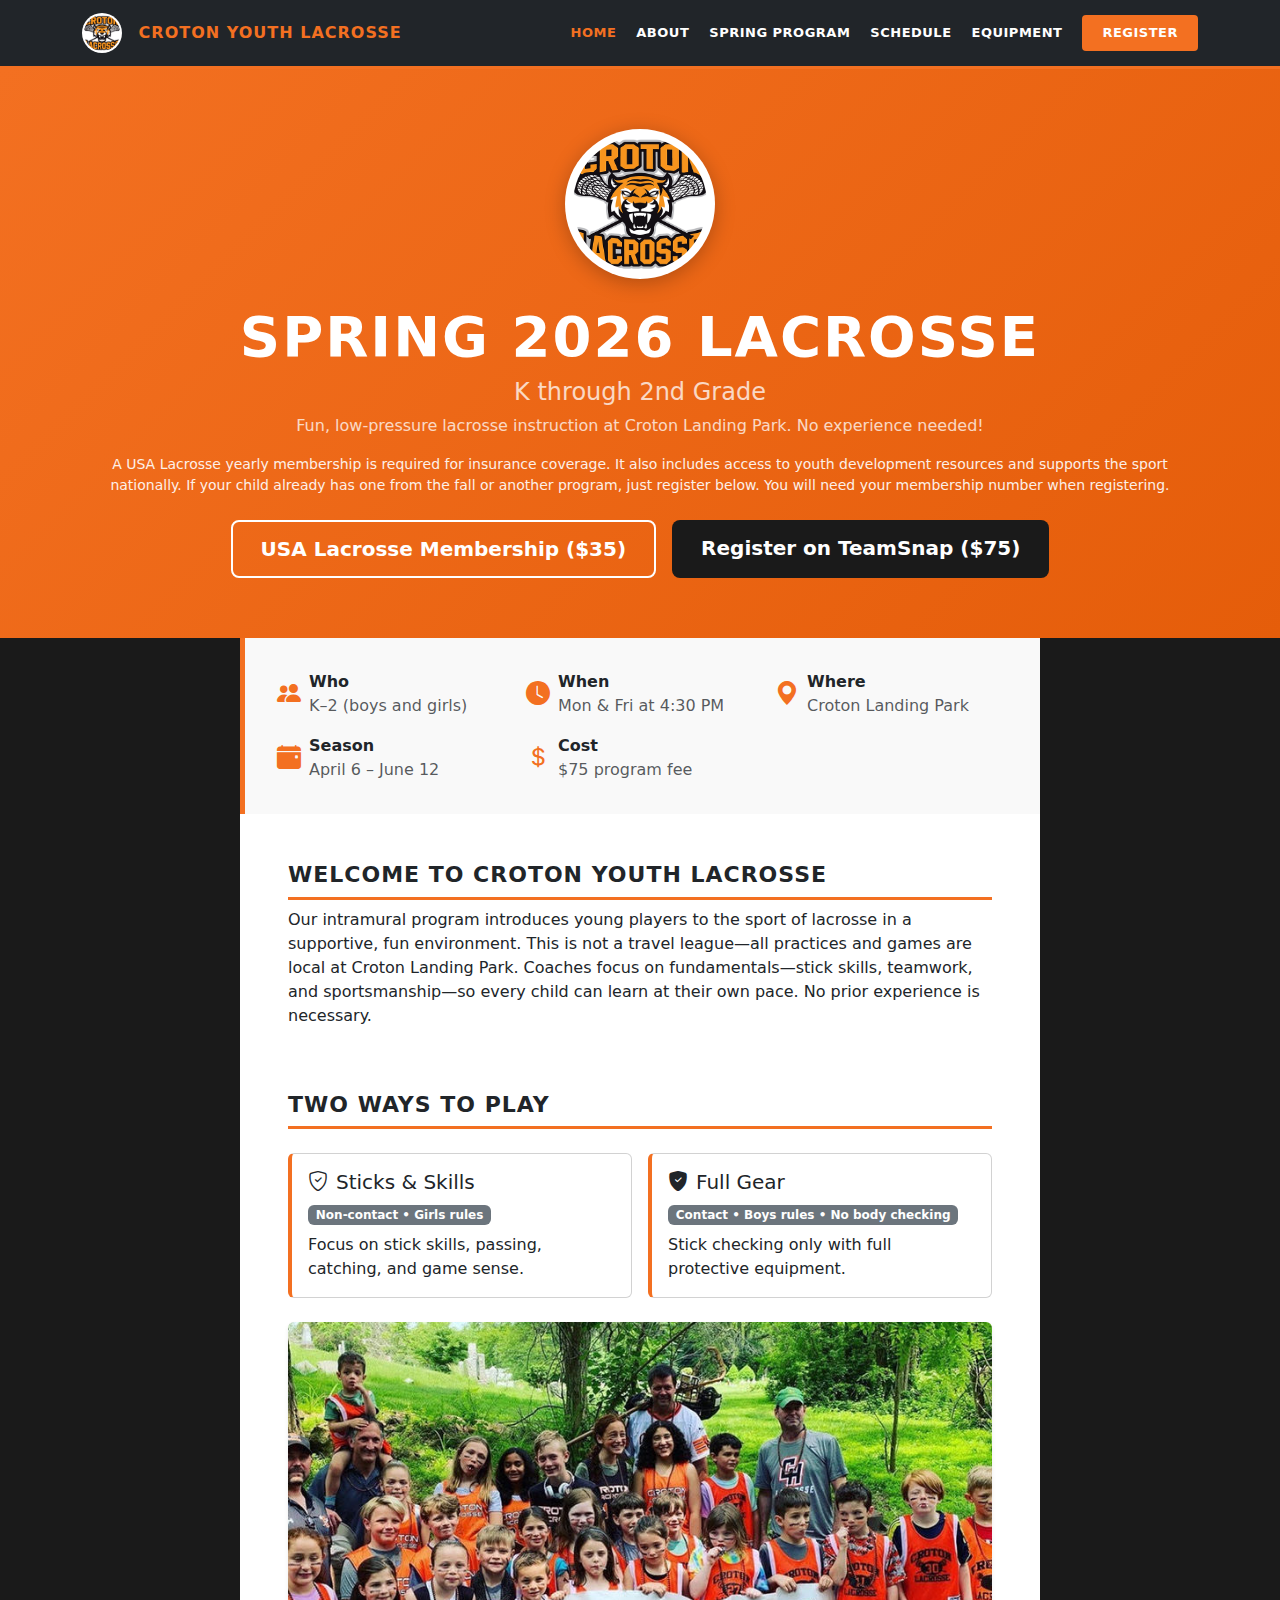
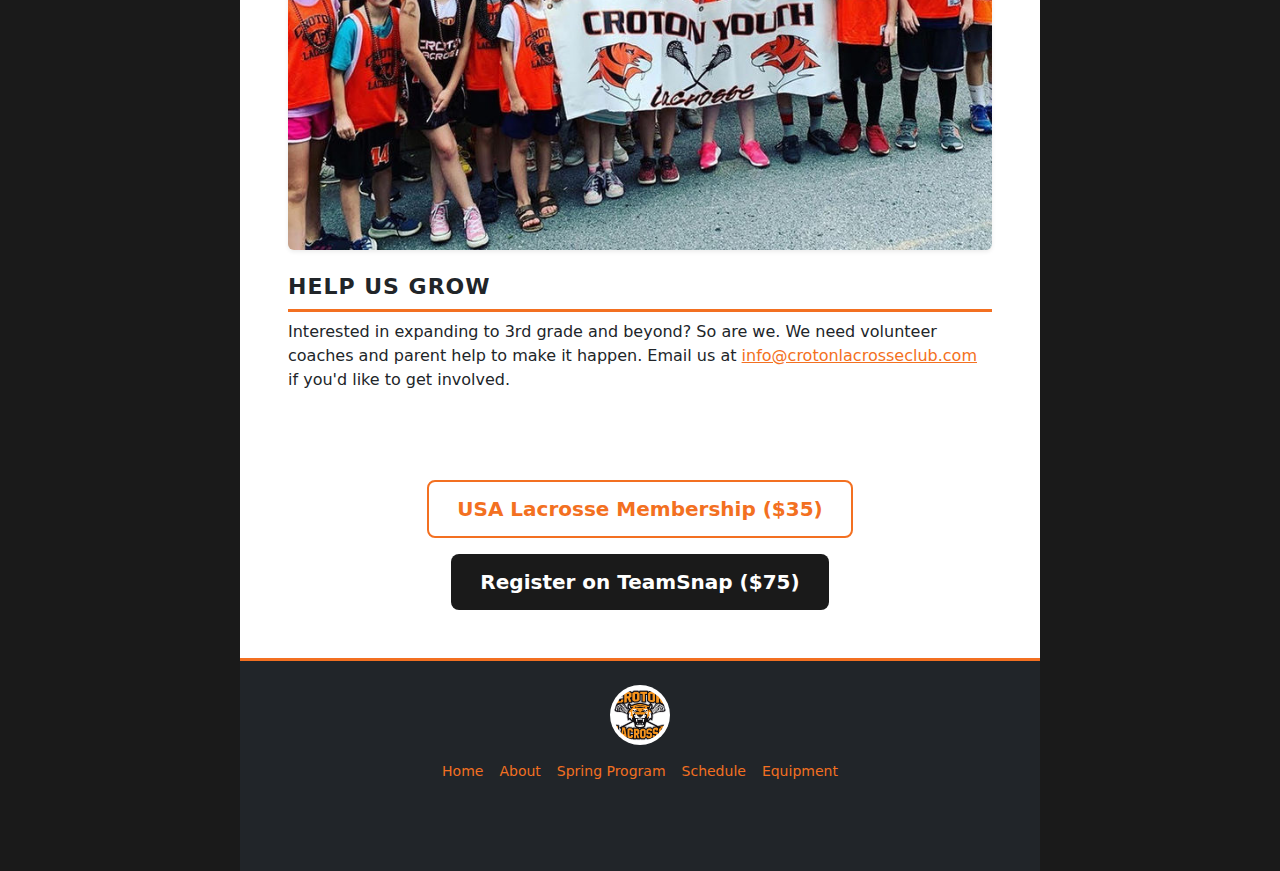
<file: index.html>
<!DOCTYPE html>
<html lang="en">
<head>
  <meta charset="UTF-8">
  <!-- Google tag (gtag.js) -->
  <script async src="https://www.googletagmanager.com/gtag/js?id=G-GP5K1G9ED7"></script>
  <script>
    window.dataLayer = window.dataLayer || [];
    function gtag(){dataLayer.push(arguments);}
    gtag('js', new Date());
    gtag('config', 'G-GP5K1G9ED7');
  </script>
  <meta name="viewport" content="width=device-width, initial-scale=1.0">
  <title>Croton Youth Lacrosse</title>
  <link href="https://cdn.jsdelivr.net/npm/bootstrap@5.3.3/dist/css/bootstrap.min.css" rel="stylesheet">
  <link href="https://cdn.jsdelivr.net/npm/bootstrap-icons@1.11.3/font/bootstrap-icons.min.css" rel="stylesheet">
  <link rel="stylesheet" href="style.css">
</head>
<body>

<nav class="navbar navbar-expand-lg navbar-dark bg-dark sticky-top">
  <div class="container">
    <a class="navbar-brand" href="index.html">
      <img src="images/cyl-logo.png" alt="Logo">
      Croton Youth Lacrosse
    </a>
    <button class="navbar-toggler" data-bs-toggle="collapse" data-bs-target="#navContent">
      <span class="navbar-toggler-icon"></span>
    </button>
    <div class="collapse navbar-collapse" id="navContent">
      <ul class="navbar-nav ms-auto align-items-center gap-1">
        <li class="nav-item"><a class="nav-link active" href="index.html">Home</a></li>
        <li class="nav-item"><a class="nav-link" href="about.html">About</a></li>
        <li class="nav-item"><a class="nav-link" href="spring.html">Spring Program</a></li>
        <li class="nav-item"><a class="nav-link" href="schedule.html">Schedule</a></li>
        <li class="nav-item"><a class="nav-link" href="equipment.html">Equipment</a></li>
        <li class="nav-item ms-lg-2"><a class="nav-link btn-register" href="https://go.teamsnap.com/forms/514873" target="_blank">Register</a></li>
      </ul>
    </div>
  </div>
</nav>

<header class="hero text-white text-center">
  <div class="container">
    <img src="images/cyl-logo.png" alt="Croton Lacrosse" class="hero-logo mb-4">
    <h1 class="display-4 fw-bold text-uppercase mb-1" style="letter-spacing:2px;">Spring 2026 Lacrosse</h1>
    <p class="fs-4 fw-light mb-1 opacity-75">K through 2nd Grade</p>
    <p class="fs-6 mb-3 opacity-75">Fun, low-pressure lacrosse instruction at Croton Landing Park. No experience needed!</p>
    <p class="hero-steps mb-4">A USA Lacrosse yearly membership is required for insurance coverage. It also includes access to youth development resources and supports the sport nationally. If your child already has one from the fall or another program, just register below. You will need your membership number when registering.</p>
    <div class="d-flex gap-3 justify-content-center flex-wrap">
      <a href="https://www.usalacrosse.com/membership" target="_blank" class="btn btn-cyl-outline btn-lg">USA Lacrosse Membership ($35)</a>
      <a href="https://go.teamsnap.com/forms/514873" target="_blank" class="btn btn-cyl btn-lg">Register on TeamSnap ($75)</a>
    </div>
  </div>
</header>

<main class="bg-white content-wrap">
  <div class="row g-0 p-4" style="border-left: 5px solid var(--cyl-orange); background: #f9f9f9;">
    <div class="col-6 col-md-4 p-2">
      <div class="d-flex align-items-center gap-2">
        <i class="bi bi-people-fill summary-icon"></i>
        <div><strong>Who</strong><br><span class="text-muted">K&ndash;2 (boys and girls)</span></div>
      </div>
    </div>
    <div class="col-6 col-md-4 p-2">
      <div class="d-flex align-items-center gap-2">
        <i class="bi bi-clock-fill summary-icon"></i>
        <div><strong>When</strong><br><span class="text-muted">Mon &amp; Fri at 4:30 PM</span></div>
      </div>
    </div>
    <div class="col-6 col-md-4 p-2">
      <div class="d-flex align-items-center gap-2">
        <i class="bi bi-geo-alt-fill summary-icon"></i>
        <div><strong>Where</strong><br><span class="text-muted">Croton Landing Park</span></div>
      </div>
    </div>
    <div class="col-6 col-md-4 p-2">
      <div class="d-flex align-items-center gap-2">
        <i class="bi bi-calendar-event-fill summary-icon"></i>
        <div><strong>Season</strong><br><span class="text-muted">April 6 &ndash; June 12</span></div>
      </div>
    </div>
    <div class="col-6 col-md-4 p-2">
      <div class="d-flex align-items-center gap-2">
        <i class="bi bi-currency-dollar summary-icon"></i>
        <div><strong>Cost</strong><br><span class="text-muted">$75 program fee</span></div>
      </div>
    </div>
  </div>

  <section class="p-4 p-md-5">
    <h2>Welcome to Croton Youth Lacrosse</h2>
    <p>Our intramural program introduces young players to the sport of lacrosse in a supportive, fun environment. This is not a travel league&mdash;all practices and games are local at Croton Landing Park. Coaches focus on fundamentals&mdash;stick skills, teamwork, and sportsmanship&mdash;so every child can learn at their own pace. No prior experience is necessary.</p>
  </section>

  <section class="px-4 px-md-5 pb-4">
    <h2>Two Ways to Play</h2>
    <div class="row g-3 mt-2">
      <div class="col-md-6">
        <div class="card info-card h-100">
          <div class="card-body">
            <h3 class="card-title h5"><i class="bi bi-shield-check me-2"></i>Sticks &amp; Skills</h3>
            <span class="badge bg-secondary mb-2">Non-contact &bull; Girls rules</span>
            <p class="card-text">Focus on stick skills, passing, catching, and game sense.</p>
          </div>
        </div>
      </div>
      <div class="col-md-6">
        <div class="card info-card h-100">
          <div class="card-body">
            <h3 class="card-title h5"><i class="bi bi-shield-fill-check me-2"></i>Full Gear</h3>
            <span class="badge bg-secondary mb-2">Contact &bull; Boys rules &bull; No body checking</span>
            <p class="card-text">Stick checking only with full protective equipment.</p>
          </div>
        </div>
      </div>
    </div>
  </section>

  <section class="px-4 px-md-5 pb-4">
    <img src="images/team-photo.jpg" alt="Croton Youth Lacrosse team" class="img-fluid rounded shadow-sm">
  </section>

  <section class="px-4 px-md-5 pb-4">
    <h2>Help Us Grow</h2>
    <p>Interested in expanding to 3rd grade and beyond? So are we. We need volunteer coaches and parent help to make it happen. Email us at <a href="mailto:info@crotonlacrosseclub.com">info@crotonlacrosseclub.com</a> if you'd like to get involved.</p>
  </section>

  <section class="text-center p-4 p-md-5">
    <div class="d-flex gap-3 justify-content-center flex-wrap">
      <a href="https://www.usalacrosse.com/membership" target="_blank" class="btn btn-cyl-outline-dark btn-lg">USA Lacrosse Membership ($35)</a>
      <a href="https://go.teamsnap.com/forms/514873" target="_blank" class="btn btn-cyl btn-lg">Register on TeamSnap ($75)</a>
    </div>
  </section>
</main>

<footer class="footer bg-dark text-center py-4 content-wrap">
  <div class="container">
    <img src="images/cyl-logo.png" alt="Logo" class="footer-logo mb-3">
    <div class="d-flex justify-content-center gap-3 mb-3">
      <a href="index.html" class="small">Home</a>
      <a href="about.html" class="small">About</a>
      <a href="spring.html" class="small">Spring Program</a>
      <a href="schedule.html" class="small">Schedule</a>
      <a href="equipment.html" class="small">Equipment</a>
    </div>
    <p class="text-muted small mb-1">&copy; 2026 Croton Youth Lacrosse</p>
    <a href="mailto:info@crotonlacrosseclub.com" class="text-muted small"><i class="bi bi-envelope me-1"></i>info@crotonlacrosseclub.com</a>
  </div>
</footer>

<script src="https://cdn.jsdelivr.net/npm/bootstrap@5.3.3/dist/js/bootstrap.bundle.min.js"></script>
</body>
</html>
</file>
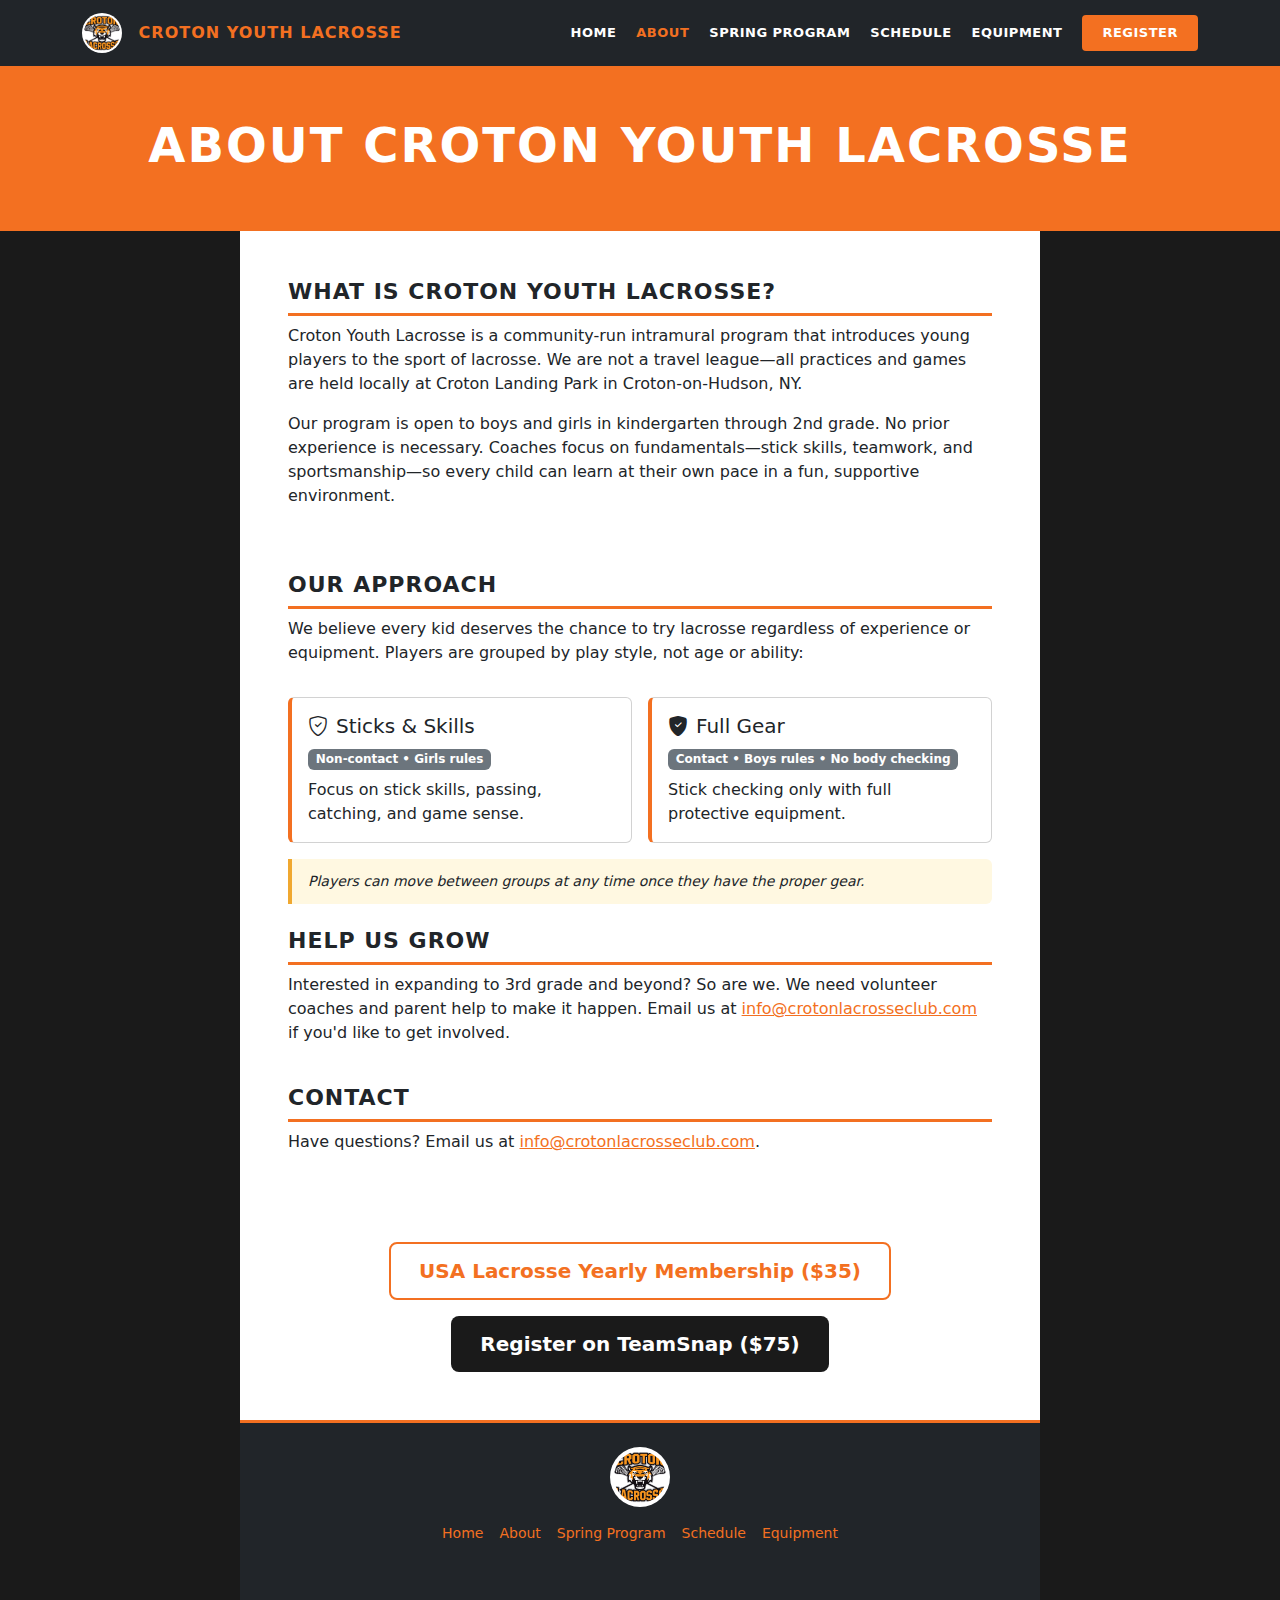
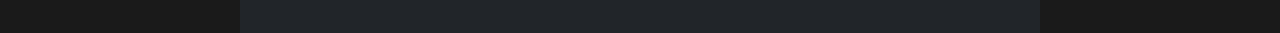
<file: about.html>
<!DOCTYPE html>
<html lang="en">
<head>
  <meta charset="UTF-8">
  <!-- Google tag (gtag.js) -->
  <script async src="https://www.googletagmanager.com/gtag/js?id=G-GP5K1G9ED7"></script>
  <script>
    window.dataLayer = window.dataLayer || [];
    function gtag(){dataLayer.push(arguments);}
    gtag('js', new Date());
    gtag('config', 'G-GP5K1G9ED7');
  </script>
  <meta name="viewport" content="width=device-width, initial-scale=1.0">
  <title>About &mdash; Croton Youth Lacrosse</title>
  <link href="https://cdn.jsdelivr.net/npm/bootstrap@5.3.3/dist/css/bootstrap.min.css" rel="stylesheet">
  <link href="https://cdn.jsdelivr.net/npm/bootstrap-icons@1.11.3/font/bootstrap-icons.min.css" rel="stylesheet">
  <link rel="stylesheet" href="style.css">
</head>
<body>

<nav class="navbar navbar-expand-lg navbar-dark bg-dark sticky-top">
  <div class="container">
    <a class="navbar-brand" href="index.html">
      <img src="images/cyl-logo.png" alt="Logo">
      Croton Youth Lacrosse
    </a>
    <button class="navbar-toggler" data-bs-toggle="collapse" data-bs-target="#navContent">
      <span class="navbar-toggler-icon"></span>
    </button>
    <div class="collapse navbar-collapse" id="navContent">
      <ul class="navbar-nav ms-auto align-items-center gap-1">
        <li class="nav-item"><a class="nav-link" href="index.html">Home</a></li>
        <li class="nav-item"><a class="nav-link active" href="about.html">About</a></li>
        <li class="nav-item"><a class="nav-link" href="spring.html">Spring Program</a></li>
        <li class="nav-item"><a class="nav-link" href="schedule.html">Schedule</a></li>
        <li class="nav-item"><a class="nav-link" href="equipment.html">Equipment</a></li>
        <li class="nav-item ms-lg-2"><a class="nav-link btn-register" href="https://go.teamsnap.com/forms/514873" target="_blank">Register</a></li>
      </ul>
    </div>
  </div>
</nav>

<header class="page-hero text-white text-center">
  <div class="container">
    <h1 class="display-5">About Croton Youth Lacrosse</h1>
  </div>
</header>

<main class="bg-white content-wrap">
  <section class="p-4 p-md-5">
    <h2>What Is Croton Youth Lacrosse?</h2>
    <p>Croton Youth Lacrosse is a community-run intramural program that introduces young players to the sport of lacrosse. We are not a travel league&mdash;all practices and games are held locally at Croton Landing Park in Croton-on-Hudson, NY.</p>
    <p>Our program is open to boys and girls in kindergarten through 2nd grade. No prior experience is necessary. Coaches focus on fundamentals&mdash;stick skills, teamwork, and sportsmanship&mdash;so every child can learn at their own pace in a fun, supportive environment.</p>
  </section>

  <section class="px-4 px-md-5 pb-4">
    <h2>Our Approach</h2>
    <p>We believe every kid deserves the chance to try lacrosse regardless of experience or equipment. Players are grouped by play style, not age or ability:</p>
    <div class="row g-3 mt-2">
      <div class="col-md-6">
        <div class="card info-card h-100">
          <div class="card-body">
            <h3 class="card-title h5"><i class="bi bi-shield-check me-2"></i>Sticks &amp; Skills</h3>
            <span class="badge bg-secondary mb-2">Non-contact &bull; Girls rules</span>
            <p class="card-text">Focus on stick skills, passing, catching, and game sense.</p>
          </div>
        </div>
      </div>
      <div class="col-md-6">
        <div class="card info-card h-100">
          <div class="card-body">
            <h3 class="card-title h5"><i class="bi bi-shield-fill-check me-2"></i>Full Gear</h3>
            <span class="badge bg-secondary mb-2">Contact &bull; Boys rules &bull; No body checking</span>
            <p class="card-text">Stick checking only with full protective equipment.</p>
          </div>
        </div>
      </div>
    </div>
    <div class="note-box mt-3">Players can move between groups at any time once they have the proper gear.</div>
  </section>

  <section class="px-4 px-md-5 pb-4">
    <h2>Help Us Grow</h2>
    <p>Interested in expanding to 3rd grade and beyond? So are we. We need volunteer coaches and parent help to make it happen. Email us at <a href="mailto:info@crotonlacrosseclub.com">info@crotonlacrosseclub.com</a> if you'd like to get involved.</p>
  </section>

  <section class="px-4 px-md-5 pb-4">
    <h2>Contact</h2>
    <p>Have questions? Email us at <a href="mailto:info@crotonlacrosseclub.com">info@crotonlacrosseclub.com</a>.</p>
  </section>

  <section class="text-center p-4 p-md-5">
    <div class="d-flex gap-3 justify-content-center flex-wrap">
      <a href="https://www.usalacrosse.com/membership" target="_blank" class="btn btn-cyl-outline-dark btn-lg">USA Lacrosse Yearly Membership ($35)</a>
      <a href="https://go.teamsnap.com/forms/514873" target="_blank" class="btn btn-cyl btn-lg">Register on TeamSnap ($75)</a>
    </div>
  </section>
</main>

<footer class="footer bg-dark text-center py-4 content-wrap">
  <div class="container">
    <img src="images/cyl-logo.png" alt="Logo" class="footer-logo mb-3">
    <div class="d-flex justify-content-center gap-3 mb-3">
      <a href="index.html" class="small">Home</a>
      <a href="about.html" class="small">About</a>
      <a href="spring.html" class="small">Spring Program</a>
      <a href="schedule.html" class="small">Schedule</a>
      <a href="equipment.html" class="small">Equipment</a>
    </div>
    <p class="text-muted small mb-1">&copy; 2026 Croton Youth Lacrosse</p>
    <a href="mailto:info@crotonlacrosseclub.com" class="text-muted small"><i class="bi bi-envelope me-1"></i>info@crotonlacrosseclub.com</a>
  </div>
</footer>

<script src="https://cdn.jsdelivr.net/npm/bootstrap@5.3.3/dist/js/bootstrap.bundle.min.js"></script>
</body>
</html>
</file>
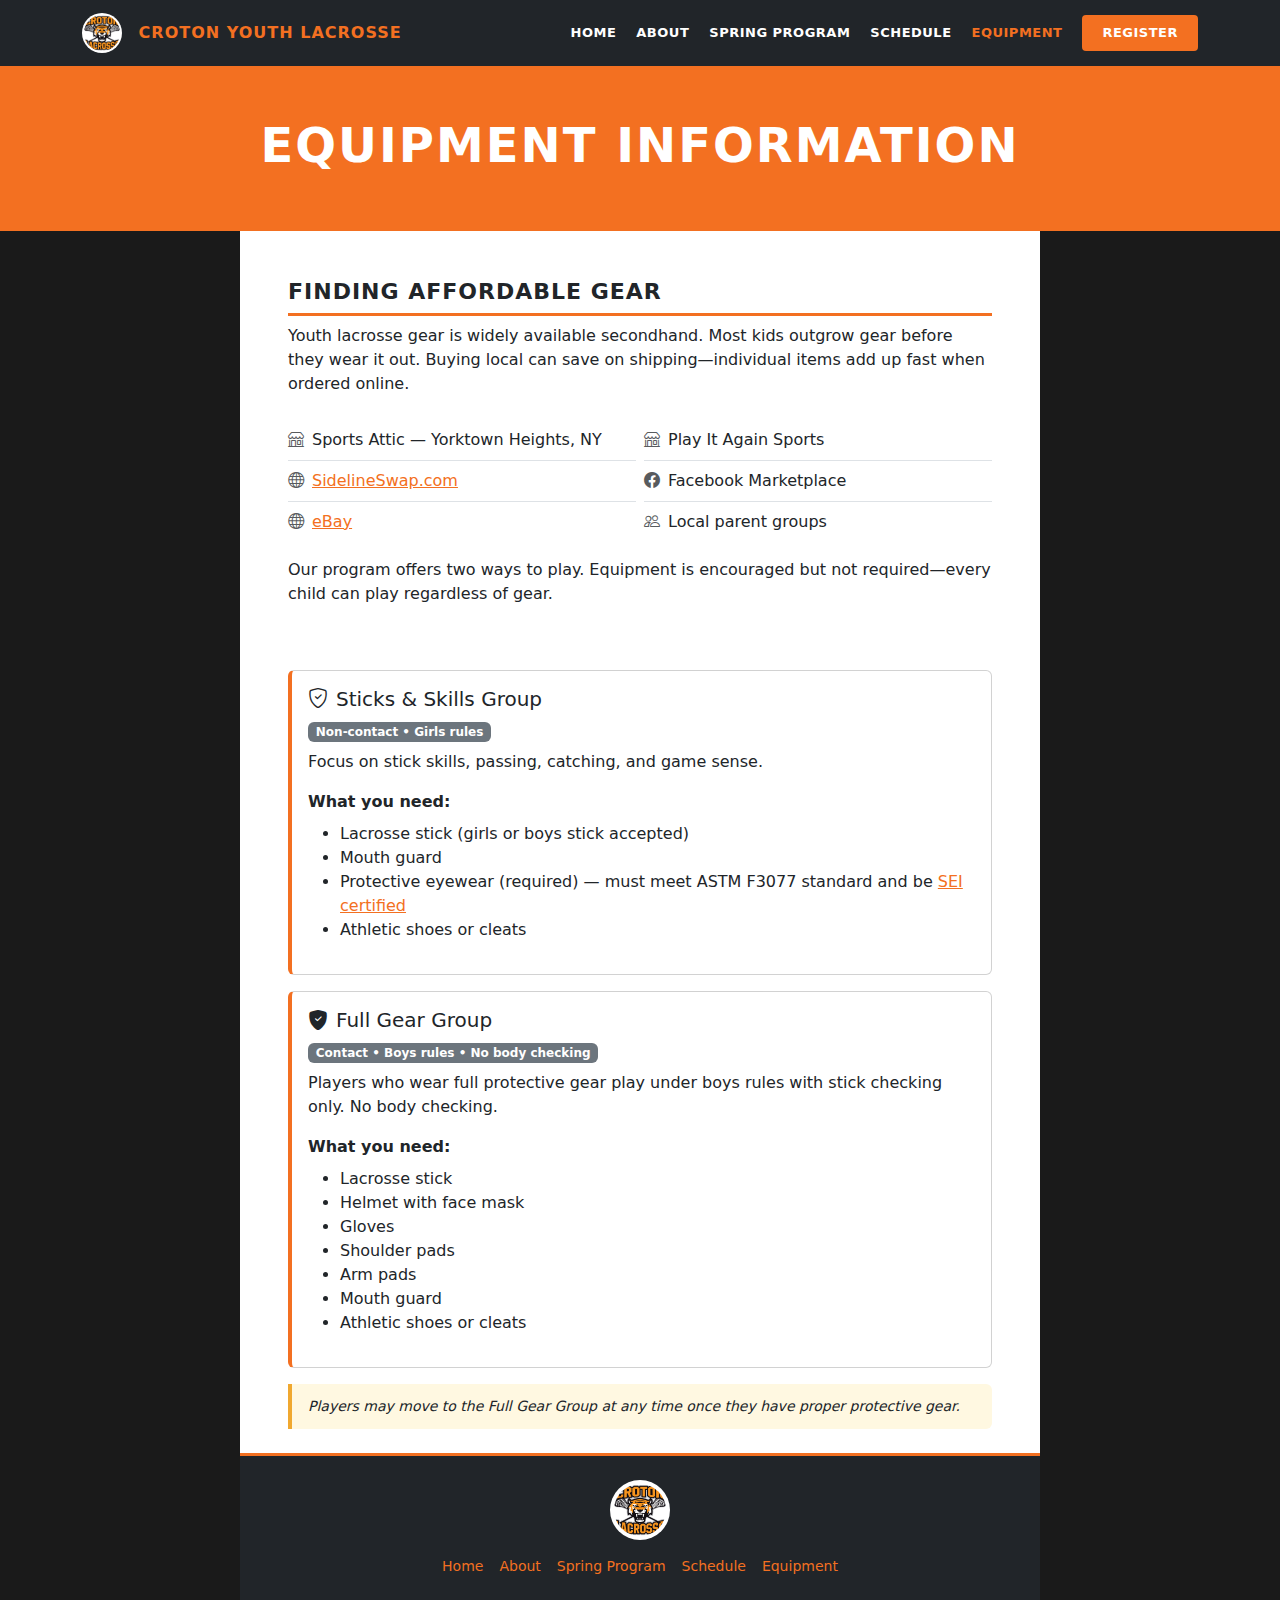
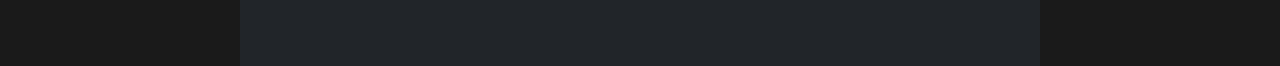
<file: equipment.html>
<!DOCTYPE html>
<html lang="en">
<head>
  <meta charset="UTF-8">
  <!-- Google tag (gtag.js) -->
  <script async src="https://www.googletagmanager.com/gtag/js?id=G-GP5K1G9ED7"></script>
  <script>
    window.dataLayer = window.dataLayer || [];
    function gtag(){dataLayer.push(arguments);}
    gtag('js', new Date());
    gtag('config', 'G-GP5K1G9ED7');
  </script>
  <meta name="viewport" content="width=device-width, initial-scale=1.0">
  <title>Equipment &mdash; Croton Youth Lacrosse</title>
  <link href="https://cdn.jsdelivr.net/npm/bootstrap@5.3.3/dist/css/bootstrap.min.css" rel="stylesheet">
  <link href="https://cdn.jsdelivr.net/npm/bootstrap-icons@1.11.3/font/bootstrap-icons.min.css" rel="stylesheet">
  <link rel="stylesheet" href="style.css">
</head>
<body>

<nav class="navbar navbar-expand-lg navbar-dark bg-dark sticky-top">
  <div class="container">
    <a class="navbar-brand" href="index.html">
      <img src="images/cyl-logo.png" alt="Logo">
      Croton Youth Lacrosse
    </a>
    <button class="navbar-toggler" data-bs-toggle="collapse" data-bs-target="#navContent">
      <span class="navbar-toggler-icon"></span>
    </button>
    <div class="collapse navbar-collapse" id="navContent">
      <ul class="navbar-nav ms-auto align-items-center gap-1">
        <li class="nav-item"><a class="nav-link" href="index.html">Home</a></li>
        <li class="nav-item"><a class="nav-link" href="about.html">About</a></li>
        <li class="nav-item"><a class="nav-link" href="spring.html">Spring Program</a></li>
        <li class="nav-item"><a class="nav-link" href="schedule.html">Schedule</a></li>
        <li class="nav-item"><a class="nav-link active" href="equipment.html">Equipment</a></li>
        <li class="nav-item ms-lg-2"><a class="nav-link btn-register" href="https://go.teamsnap.com/forms/514873" target="_blank">Register</a></li>
      </ul>
    </div>
  </div>
</nav>

<header class="page-hero text-white text-center">
  <div class="container">
    <h1 class="display-5">Equipment Information</h1>
  </div>
</header>

<main class="bg-white content-wrap">
  <section class="p-4 p-md-5 pb-2">
    <h2>Finding Affordable Gear</h2>
    <p>Youth lacrosse gear is widely available secondhand. Most kids outgrow gear before they wear it out. Buying local can save on shipping&mdash;individual items add up fast when ordered online.</p>
    <div class="row g-2 mt-1 mb-3">
      <div class="col-md-6">
        <ul class="list-group list-group-flush">
          <li class="list-group-item px-0 py-2"><i class="bi bi-shop me-2 text-muted"></i>Sports Attic &mdash; Yorktown Heights, NY</li>
          <li class="list-group-item px-0 py-2"><i class="bi bi-globe me-2 text-muted"></i><a href="https://sidelineswap.com/shop/lacrosse" target="_blank">SidelineSwap.com</a></li>
          <li class="list-group-item px-0 py-2"><i class="bi bi-globe me-2 text-muted"></i><a href="https://www.ebay.com" target="_blank">eBay</a></li>
        </ul>
      </div>
      <div class="col-md-6">
        <ul class="list-group list-group-flush">
          <li class="list-group-item px-0 py-2"><i class="bi bi-shop me-2 text-muted"></i>Play It Again Sports</li>
          <li class="list-group-item px-0 py-2"><i class="bi bi-facebook me-2 text-muted"></i>Facebook Marketplace</li>
          <li class="list-group-item px-0 py-2"><i class="bi bi-people me-2 text-muted"></i>Local parent groups</li>
        </ul>
      </div>
    </div>
    <p>Our program offers two ways to play. Equipment is encouraged but not required&mdash;every child can play regardless of gear.</p>
  </section>

  <section class="px-4 px-md-5 pb-4">
    <div class="card info-card mb-3">
      <div class="card-body">
        <h3 class="card-title h5"><i class="bi bi-shield-check me-2"></i>Sticks &amp; Skills Group</h3>
        <span class="badge bg-secondary mb-2">Non-contact &bull; Girls rules</span>
        <p>Focus on stick skills, passing, catching, and game sense.</p>
        <p class="fw-bold mb-2">What you need:</p>
        <ul>
          <li>Lacrosse stick (girls or boys stick accepted)</li>
          <li>Mouth guard</li>
          <li>Protective eyewear (required) &mdash; must meet ASTM F3077 standard and be <a href="https://www.seinet.org" target="_blank">SEI certified</a></li>
          <li>Athletic shoes or cleats</li>
        </ul>
      </div>
    </div>

    <div class="card info-card mb-3">
      <div class="card-body">
        <h3 class="card-title h5"><i class="bi bi-shield-fill-check me-2"></i>Full Gear Group</h3>
        <span class="badge bg-secondary mb-2">Contact &bull; Boys rules &bull; No body checking</span>
        <p>Players who wear full protective gear play under boys rules with stick checking only. No body checking.</p>
        <p class="fw-bold mb-2">What you need:</p>
        <ul>
          <li>Lacrosse stick</li>
          <li>Helmet with face mask</li>
          <li>Gloves</li>
          <li>Shoulder pads</li>
          <li>Arm pads</li>
          <li>Mouth guard</li>
          <li>Athletic shoes or cleats</li>
        </ul>
      </div>
    </div>

    <div class="note-box">Players may move to the Full Gear Group at any time once they have proper protective gear.</div>
  </section>
</main>

<footer class="footer bg-dark text-center py-4 content-wrap">
  <div class="container">
    <img src="images/cyl-logo.png" alt="Logo" class="footer-logo mb-3">
    <div class="d-flex justify-content-center gap-3 mb-3">
      <a href="index.html" class="small">Home</a>
      <a href="about.html" class="small">About</a>
      <a href="spring.html" class="small">Spring Program</a>
      <a href="schedule.html" class="small">Schedule</a>
      <a href="equipment.html" class="small">Equipment</a>
    </div>
    <p class="text-muted small mb-1">&copy; 2026 Croton Youth Lacrosse</p>
    <a href="mailto:info@crotonlacrosseclub.com" class="text-muted small"><i class="bi bi-envelope me-1"></i>info@crotonlacrosseclub.com</a>
  </div>
</footer>

<script src="https://cdn.jsdelivr.net/npm/bootstrap@5.3.3/dist/js/bootstrap.bundle.min.js"></script>
</body>
</html>
</file>
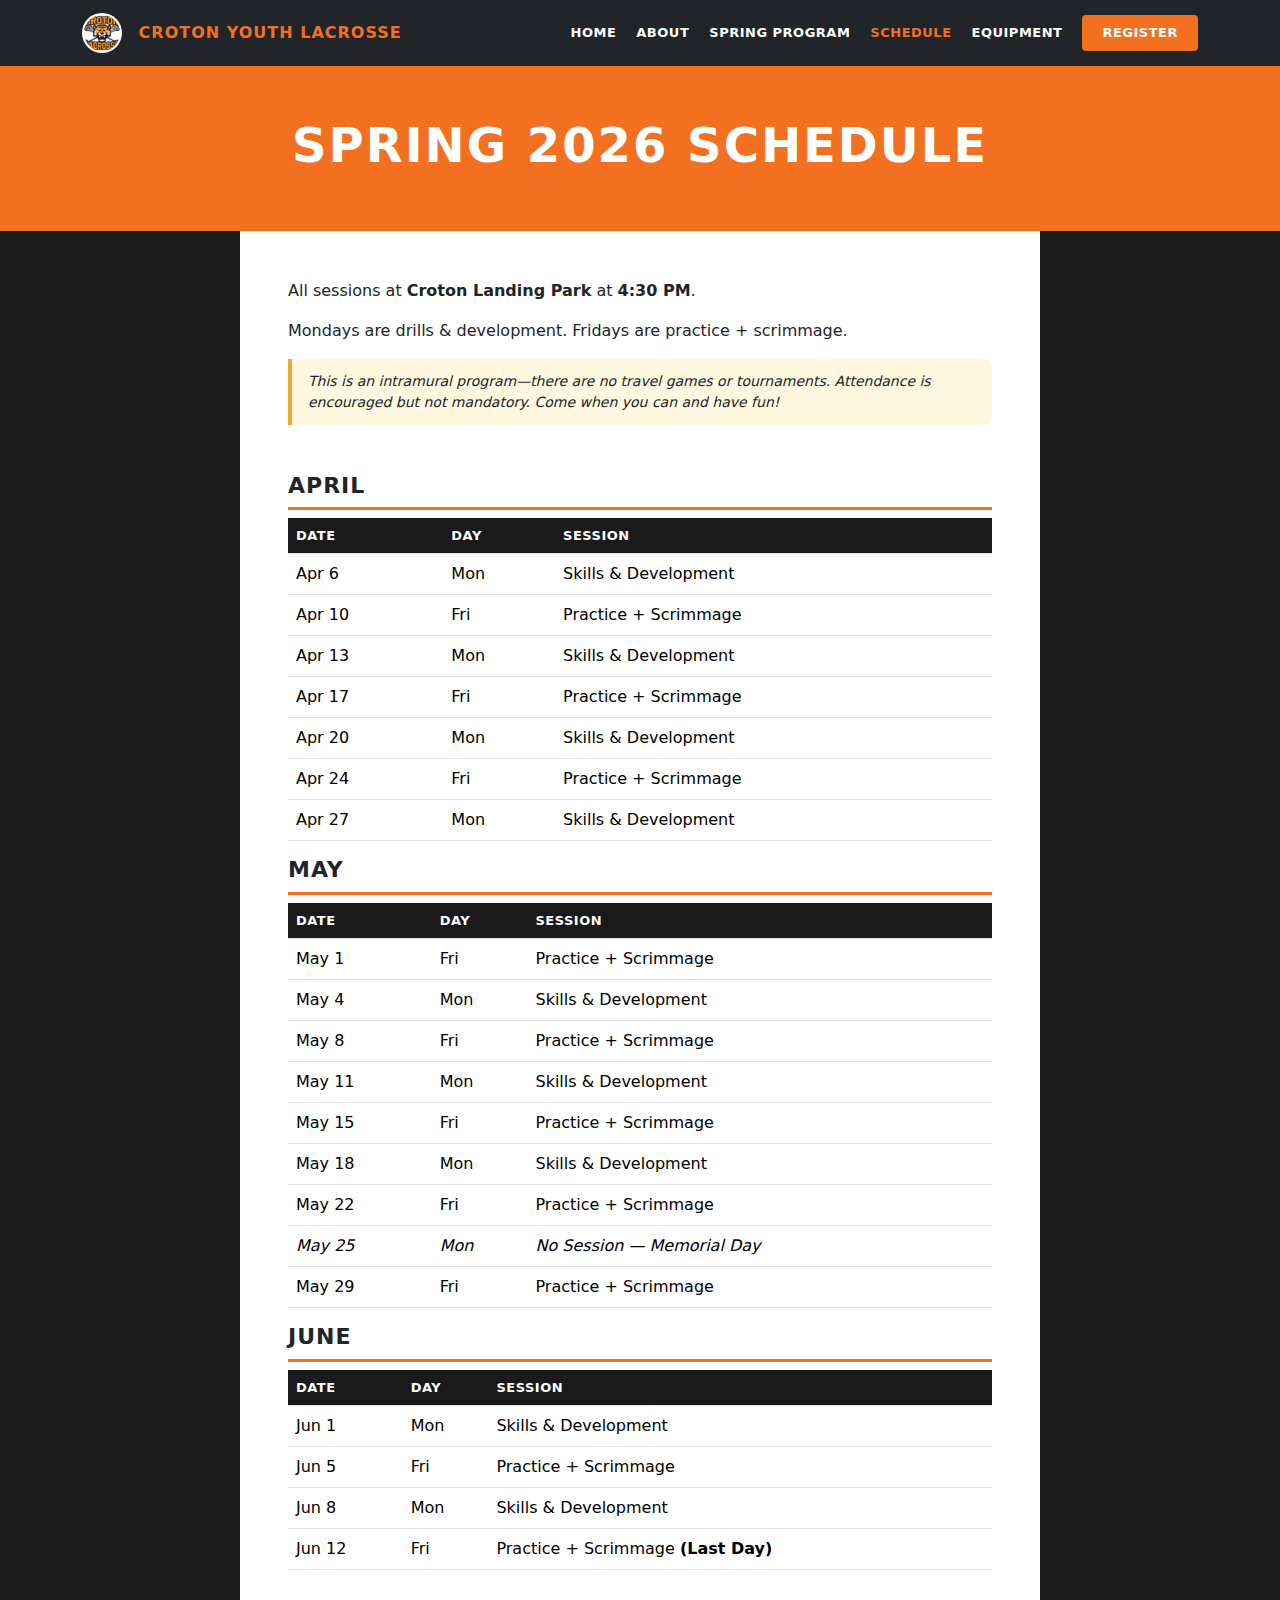
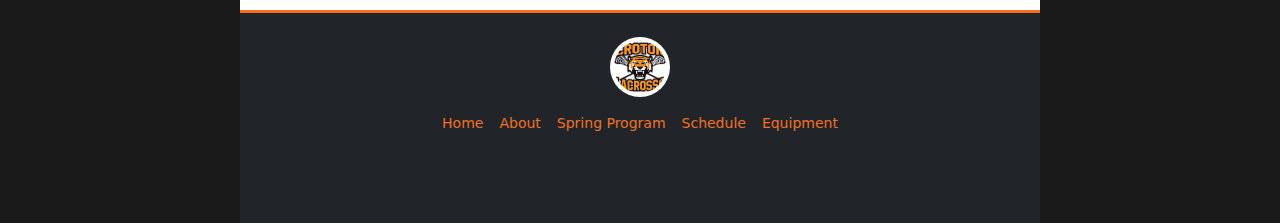
<file: schedule.html>
<!DOCTYPE html>
<html lang="en">
<head>
  <meta charset="UTF-8">
  <!-- Google tag (gtag.js) -->
  <script async src="https://www.googletagmanager.com/gtag/js?id=G-GP5K1G9ED7"></script>
  <script>
    window.dataLayer = window.dataLayer || [];
    function gtag(){dataLayer.push(arguments);}
    gtag('js', new Date());
    gtag('config', 'G-GP5K1G9ED7');
  </script>
  <meta name="viewport" content="width=device-width, initial-scale=1.0">
  <title>Schedule &mdash; Croton Youth Lacrosse</title>
  <link href="https://cdn.jsdelivr.net/npm/bootstrap@5.3.3/dist/css/bootstrap.min.css" rel="stylesheet">
  <link href="https://cdn.jsdelivr.net/npm/bootstrap-icons@1.11.3/font/bootstrap-icons.min.css" rel="stylesheet">
  <link rel="stylesheet" href="style.css">
</head>
<body>

<nav class="navbar navbar-expand-lg navbar-dark bg-dark sticky-top">
  <div class="container">
    <a class="navbar-brand" href="index.html">
      <img src="images/cyl-logo.png" alt="Logo">
      Croton Youth Lacrosse
    </a>
    <button class="navbar-toggler" data-bs-toggle="collapse" data-bs-target="#navContent">
      <span class="navbar-toggler-icon"></span>
    </button>
    <div class="collapse navbar-collapse" id="navContent">
      <ul class="navbar-nav ms-auto align-items-center gap-1">
        <li class="nav-item"><a class="nav-link" href="index.html">Home</a></li>
        <li class="nav-item"><a class="nav-link" href="about.html">About</a></li>
        <li class="nav-item"><a class="nav-link" href="spring.html">Spring Program</a></li>
        <li class="nav-item"><a class="nav-link active" href="schedule.html">Schedule</a></li>
        <li class="nav-item"><a class="nav-link" href="equipment.html">Equipment</a></li>
        <li class="nav-item ms-lg-2"><a class="nav-link btn-register" href="https://go.teamsnap.com/forms/514873" target="_blank">Register</a></li>
      </ul>
    </div>
  </div>
</nav>

<header class="page-hero text-white text-center">
  <div class="container">
    <h1 class="display-5">Spring 2026 Schedule</h1>
  </div>
</header>

<main class="bg-white content-wrap">
  <section class="p-4 p-md-5">
    <p>All sessions at <strong>Croton Landing Park</strong> at <strong>4:30 PM</strong>.</p>
    <p>Mondays are drills &amp; development. Fridays are practice + scrimmage.</p>
    <div class="note-box mt-3">This is an intramural program&mdash;there are no travel games or tournaments. Attendance is encouraged but not mandatory. Come when you can and have fun!</div>
  </section>

  <section class="px-4 px-md-5 pb-4">
    <h2>April</h2>
    <table class="table schedule-table">
      <thead><tr><th>Date</th><th>Day</th><th>Session</th></tr></thead>
      <tbody>
        <tr><td>Apr 6</td><td>Mon</td><td>Skills &amp; Development</td></tr>
        <tr class="game-day"><td>Apr 10</td><td>Fri</td><td>Practice + Scrimmage</td></tr>
        <tr><td>Apr 13</td><td>Mon</td><td>Skills &amp; Development</td></tr>
        <tr class="game-day"><td>Apr 17</td><td>Fri</td><td>Practice + Scrimmage</td></tr>
        <tr><td>Apr 20</td><td>Mon</td><td>Skills &amp; Development</td></tr>
        <tr class="game-day"><td>Apr 24</td><td>Fri</td><td>Practice + Scrimmage</td></tr>
        <tr><td>Apr 27</td><td>Mon</td><td>Skills &amp; Development</td></tr>
      </tbody>
    </table>

    <h2>May</h2>
    <table class="table schedule-table">
      <thead><tr><th>Date</th><th>Day</th><th>Session</th></tr></thead>
      <tbody>
        <tr class="game-day"><td>May 1</td><td>Fri</td><td>Practice + Scrimmage</td></tr>
        <tr><td>May 4</td><td>Mon</td><td>Skills &amp; Development</td></tr>
        <tr class="game-day"><td>May 8</td><td>Fri</td><td>Practice + Scrimmage</td></tr>
        <tr><td>May 11</td><td>Mon</td><td>Skills &amp; Development</td></tr>
        <tr class="game-day"><td>May 15</td><td>Fri</td><td>Practice + Scrimmage</td></tr>
        <tr><td>May 18</td><td>Mon</td><td>Skills &amp; Development</td></tr>
        <tr class="game-day"><td>May 22</td><td>Fri</td><td>Practice + Scrimmage</td></tr>
        <tr class="holiday"><td>May 25</td><td>Mon</td><td>No Session &mdash; Memorial Day</td></tr>
        <tr class="game-day"><td>May 29</td><td>Fri</td><td>Practice + Scrimmage</td></tr>
      </tbody>
    </table>

    <h2>June</h2>
    <table class="table schedule-table">
      <thead><tr><th>Date</th><th>Day</th><th>Session</th></tr></thead>
      <tbody>
        <tr><td>Jun 1</td><td>Mon</td><td>Skills &amp; Development</td></tr>
        <tr class="game-day"><td>Jun 5</td><td>Fri</td><td>Practice + Scrimmage</td></tr>
        <tr><td>Jun 8</td><td>Mon</td><td>Skills &amp; Development</td></tr>
        <tr class="game-day"><td>Jun 12</td><td>Fri</td><td>Practice + Scrimmage <strong>(Last Day)</strong></td></tr>
      </tbody>
    </table>
  </section>
</main>

<footer class="footer bg-dark text-center py-4 content-wrap">
  <div class="container">
    <img src="images/cyl-logo.png" alt="Logo" class="footer-logo mb-3">
    <div class="d-flex justify-content-center gap-3 mb-3">
      <a href="index.html" class="small">Home</a>
      <a href="about.html" class="small">About</a>
      <a href="spring.html" class="small">Spring Program</a>
      <a href="schedule.html" class="small">Schedule</a>
      <a href="equipment.html" class="small">Equipment</a>
    </div>
    <p class="text-muted small mb-1">&copy; 2026 Croton Youth Lacrosse</p>
    <a href="mailto:info@crotonlacrosseclub.com" class="text-muted small"><i class="bi bi-envelope me-1"></i>info@crotonlacrosseclub.com</a>
  </div>
</footer>

<script src="https://cdn.jsdelivr.net/npm/bootstrap@5.3.3/dist/js/bootstrap.bundle.min.js"></script>
</body>
</html>
</file>
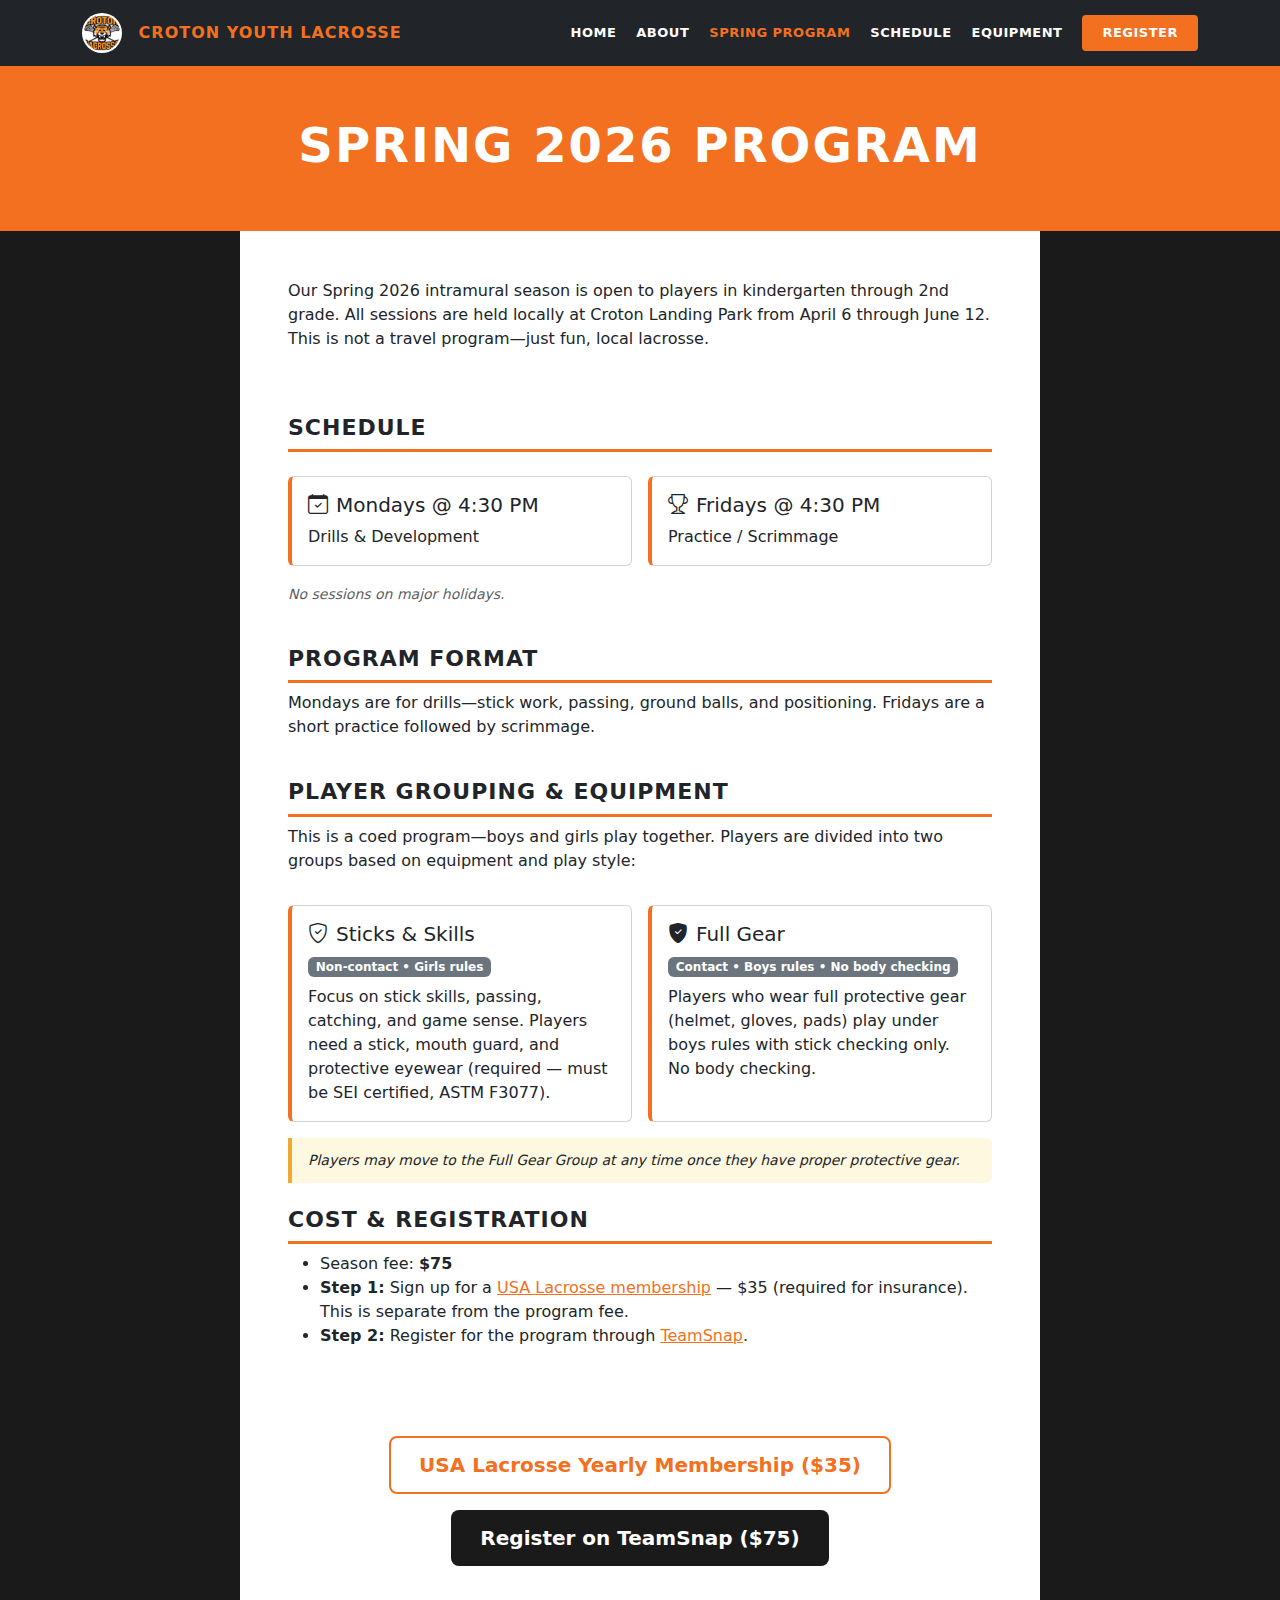
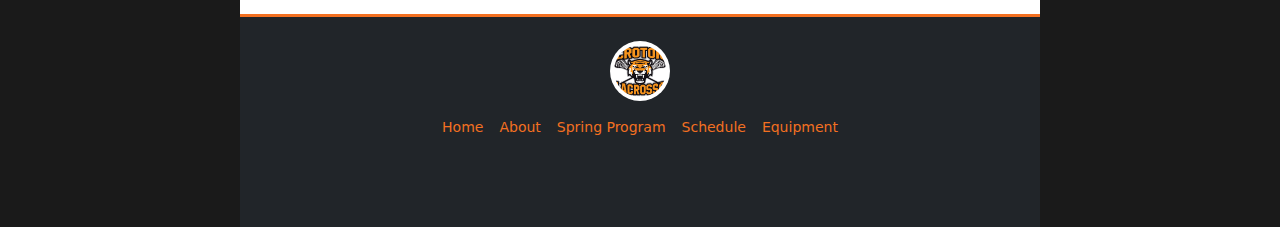
<file: spring.html>
<!DOCTYPE html>
<html lang="en">
<head>
  <meta charset="UTF-8">
  <!-- Google tag (gtag.js) -->
  <script async src="https://www.googletagmanager.com/gtag/js?id=G-GP5K1G9ED7"></script>
  <script>
    window.dataLayer = window.dataLayer || [];
    function gtag(){dataLayer.push(arguments);}
    gtag('js', new Date());
    gtag('config', 'G-GP5K1G9ED7');
  </script>
  <meta name="viewport" content="width=device-width, initial-scale=1.0">
  <title>Spring Program &mdash; Croton Youth Lacrosse</title>
  <link href="https://cdn.jsdelivr.net/npm/bootstrap@5.3.3/dist/css/bootstrap.min.css" rel="stylesheet">
  <link href="https://cdn.jsdelivr.net/npm/bootstrap-icons@1.11.3/font/bootstrap-icons.min.css" rel="stylesheet">
  <link rel="stylesheet" href="style.css">
</head>
<body>

<nav class="navbar navbar-expand-lg navbar-dark bg-dark sticky-top">
  <div class="container">
    <a class="navbar-brand" href="index.html">
      <img src="images/cyl-logo.png" alt="Logo">
      Croton Youth Lacrosse
    </a>
    <button class="navbar-toggler" data-bs-toggle="collapse" data-bs-target="#navContent">
      <span class="navbar-toggler-icon"></span>
    </button>
    <div class="collapse navbar-collapse" id="navContent">
      <ul class="navbar-nav ms-auto align-items-center gap-1">
        <li class="nav-item"><a class="nav-link" href="index.html">Home</a></li>
        <li class="nav-item"><a class="nav-link" href="about.html">About</a></li>
        <li class="nav-item"><a class="nav-link active" href="spring.html">Spring Program</a></li>
        <li class="nav-item"><a class="nav-link" href="schedule.html">Schedule</a></li>
        <li class="nav-item"><a class="nav-link" href="equipment.html">Equipment</a></li>
        <li class="nav-item ms-lg-2"><a class="nav-link btn-register" href="https://go.teamsnap.com/forms/514873" target="_blank">Register</a></li>
      </ul>
    </div>
  </div>
</nav>

<header class="page-hero text-white text-center">
  <div class="container">
    <h1 class="display-5">Spring 2026 Program</h1>
  </div>
</header>

<main class="bg-white content-wrap">
  <section class="p-4 p-md-5">
    <p>Our Spring 2026 intramural season is open to players in kindergarten through 2nd grade. All sessions are held locally at Croton Landing Park from April 6 through June 12. This is not a travel program&mdash;just fun, local lacrosse.</p>
  </section>

  <section class="px-4 px-md-5 pb-4">
    <h2>Schedule</h2>
    <div class="row g-3 mt-2">
      <div class="col-md-6">
        <div class="card info-card">
          <div class="card-body">
            <h3 class="card-title h5"><i class="bi bi-calendar-check me-2"></i>Mondays @ 4:30 PM</h3>
            <p class="card-text mb-0">Drills &amp; Development</p>
          </div>
        </div>
      </div>
      <div class="col-md-6">
        <div class="card info-card">
          <div class="card-body">
            <h3 class="card-title h5"><i class="bi bi-trophy me-2"></i>Fridays @ 4:30 PM</h3>
            <p class="card-text mb-0">Practice / Scrimmage</p>
          </div>
        </div>
      </div>
    </div>
    <p class="text-muted fst-italic mt-3"><small>No sessions on major holidays.</small></p>
  </section>

  <section class="px-4 px-md-5 pb-4">
    <h2>Program Format</h2>
    <p>Mondays are for drills&mdash;stick work, passing, ground balls, and positioning. Fridays are a short practice followed by scrimmage.</p>
  </section>

  <section class="px-4 px-md-5 pb-4">
    <h2>Player Grouping &amp; Equipment</h2>
    <p>This is a coed program&mdash;boys and girls play together. Players are divided into two groups based on equipment and play style:</p>
    <div class="row g-3 mt-2">
      <div class="col-md-6">
        <div class="card info-card h-100">
          <div class="card-body">
            <h3 class="card-title h5"><i class="bi bi-shield-check me-2"></i>Sticks &amp; Skills</h3>
            <span class="badge bg-secondary mb-2">Non-contact &bull; Girls rules</span>
            <p class="card-text">Focus on stick skills, passing, catching, and game sense. Players need a stick, mouth guard, and protective eyewear (required &mdash; must be SEI certified, ASTM F3077).</p>
          </div>
        </div>
      </div>
      <div class="col-md-6">
        <div class="card info-card h-100">
          <div class="card-body">
            <h3 class="card-title h5"><i class="bi bi-shield-fill-check me-2"></i>Full Gear</h3>
            <span class="badge bg-secondary mb-2">Contact &bull; Boys rules &bull; No body checking</span>
            <p class="card-text">Players who wear full protective gear (helmet, gloves, pads) play under boys rules with stick checking only. No body checking.</p>
          </div>
        </div>
      </div>
    </div>
    <div class="note-box mt-3">Players may move to the Full Gear Group at any time once they have proper protective gear.</div>
  </section>

  <section class="px-4 px-md-5 pb-4">
    <h2>Cost &amp; Registration</h2>
    <ul>
      <li>Season fee: <strong>$75</strong></li>
      <li><strong>Step 1:</strong> Sign up for a <a href="https://www.usalacrosse.com/membership" target="_blank">USA Lacrosse membership</a> &mdash; $35 (required for insurance). This is separate from the program fee.</li>
      <li><strong>Step 2:</strong> Register for the program through <a href="https://go.teamsnap.com/forms/514873" target="_blank">TeamSnap</a>.</li>
    </ul>
  </section>

  <section class="text-center p-4 p-md-5">
    <div class="d-flex gap-3 justify-content-center flex-wrap">
      <a href="https://www.usalacrosse.com/membership" target="_blank" class="btn btn-cyl-outline-dark btn-lg">USA Lacrosse Yearly Membership ($35)</a>
      <a href="https://go.teamsnap.com/forms/514873" target="_blank" class="btn btn-cyl btn-lg">Register on TeamSnap ($75)</a>
    </div>
  </section>
</main>

<footer class="footer bg-dark text-center py-4 content-wrap">
  <div class="container">
    <img src="images/cyl-logo.png" alt="Logo" class="footer-logo mb-3">
    <div class="d-flex justify-content-center gap-3 mb-3">
      <a href="index.html" class="small">Home</a>
      <a href="about.html" class="small">About</a>
      <a href="spring.html" class="small">Spring Program</a>
      <a href="schedule.html" class="small">Schedule</a>
      <a href="equipment.html" class="small">Equipment</a>
    </div>
    <p class="text-muted small mb-1">&copy; 2026 Croton Youth Lacrosse</p>
    <a href="mailto:info@crotonlacrosseclub.com" class="text-muted small"><i class="bi bi-envelope me-1"></i>info@crotonlacrosseclub.com</a>
  </div>
</footer>

<script src="https://cdn.jsdelivr.net/npm/bootstrap@5.3.3/dist/js/bootstrap.bundle.min.js"></script>
</body>
</html>
</file>
<file: style.css>
/* ============================================================
   Croton Youth Lacrosse — Custom Styles (Bootstrap Override)
   Colors: Orange #f37021, Dark #1a1a1a, White #fff
   ============================================================ */

:root {
  --cyl-orange: #f37021;
  --cyl-orange-hover: #d45a10;
  --cyl-dark: #1a1a1a;
}
body { background: var(--cyl-dark); }
a { color: var(--cyl-orange); }
a:hover { color: var(--cyl-orange-hover); }

/* ---- Nav ---- */
.navbar { border-bottom: 3px solid var(--cyl-orange); }
.navbar-brand { color: var(--cyl-orange) !important; font-weight: 800; text-transform: uppercase; letter-spacing: 1px; font-size: 16px; }
.navbar-brand img { height: 40px; margin-right: 10px; border-radius: 50%; background: #fff; padding: 2px; }
.nav-link { color: #fff !important; font-weight: 600; text-transform: uppercase; font-size: 13px; letter-spacing: 0.5px; }
.nav-link:hover, .nav-link.active { color: var(--cyl-orange) !important; }
.btn-register { background: var(--cyl-orange) !important; color: #fff !important; border-radius: 4px; padding: 8px 20px !important; font-size: 13px !important; }
.btn-register:hover { background: var(--cyl-orange-hover) !important; }

/* ---- Hero (Homepage) ---- */
.hero {
  background: linear-gradient(135deg, #f37021 0%, #e55d0a 100%);
  padding: 60px 0;
}
.hero-logo {
  width: 150px; height: 150px;
  border-radius: 50%;
  background: #fff;
  padding: 8px;
  box-shadow: 0 4px 20px rgba(0,0,0,0.25);
}
.hero-steps { font-size: 14px; opacity: 0.9; }

/* ---- Page Hero (Subpages) ---- */
.page-hero {
  background: var(--cyl-orange);
  padding: 48px 0;
}
.page-hero h1 {
  font-weight: 900;
  text-transform: uppercase;
  letter-spacing: 2px;
}

/* ---- Buttons ---- */
.btn-cyl { background: var(--cyl-dark); color: #fff; font-weight: 700; padding: 12px 28px; }
.btn-cyl:hover { background: #333; color: #fff; }
.btn-cyl-outline { border: 2px solid #fff; color: #fff; font-weight: 700; padding: 12px 28px; }
.btn-cyl-outline:hover { background: rgba(255,255,255,0.15); color: #fff; }
.btn-cyl-outline-dark { border: 2px solid var(--cyl-orange); color: var(--cyl-orange); font-weight: 700; padding: 12px 28px; }
.btn-cyl-outline-dark:hover { background: var(--cyl-orange); color: #fff; }

/* ---- Content ---- */
.content-wrap { max-width: 800px; margin: 0 auto; }
h2 { font-weight: 800; text-transform: uppercase; letter-spacing: 1px; font-size: 22px; border-bottom: 3px solid var(--cyl-orange); padding-bottom: 8px; }
h3 { color: var(--cyl-orange); }
.summary-icon { color: var(--cyl-orange); font-size: 24px; }

/* ---- Cards ---- */
.info-card { border-left: 4px solid var(--cyl-orange); transition: transform 0.2s, box-shadow 0.2s; }
.info-card:hover { transform: translateY(-2px); box-shadow: 0 6px 20px rgba(0,0,0,0.1); }

/* ---- Note Box ---- */
.note-box {
  background: #fff8e1;
  border-left: 4px solid #f0a830;
  padding: 12px 16px;
  border-radius: 0 6px 6px 0;
  font-size: 14px;
  font-style: italic;
}

/* ---- Schedule Table ---- */
.schedule-table th {
  background: var(--cyl-dark);
  color: #fff;
  text-transform: uppercase;
  font-size: 13px;
  letter-spacing: 0.5px;
}
.schedule-table .game-day { background: #fff5eb; }
.schedule-table .game-day:hover { background: #feecd8; }
.schedule-table .holiday { background: #f5f5f5; color: #999; font-style: italic; }
.schedule-table .optional { color: #999; font-size: 12px; }

/* ---- Footer ---- */
.footer { border-top: 3px solid var(--cyl-orange); }
.footer a { color: var(--cyl-orange); text-decoration: none; }
.footer a:hover { color: var(--cyl-orange-hover); }
.footer-logo { width: 60px; border-radius: 50%; background: #fff; padding: 4px; }
</file>
